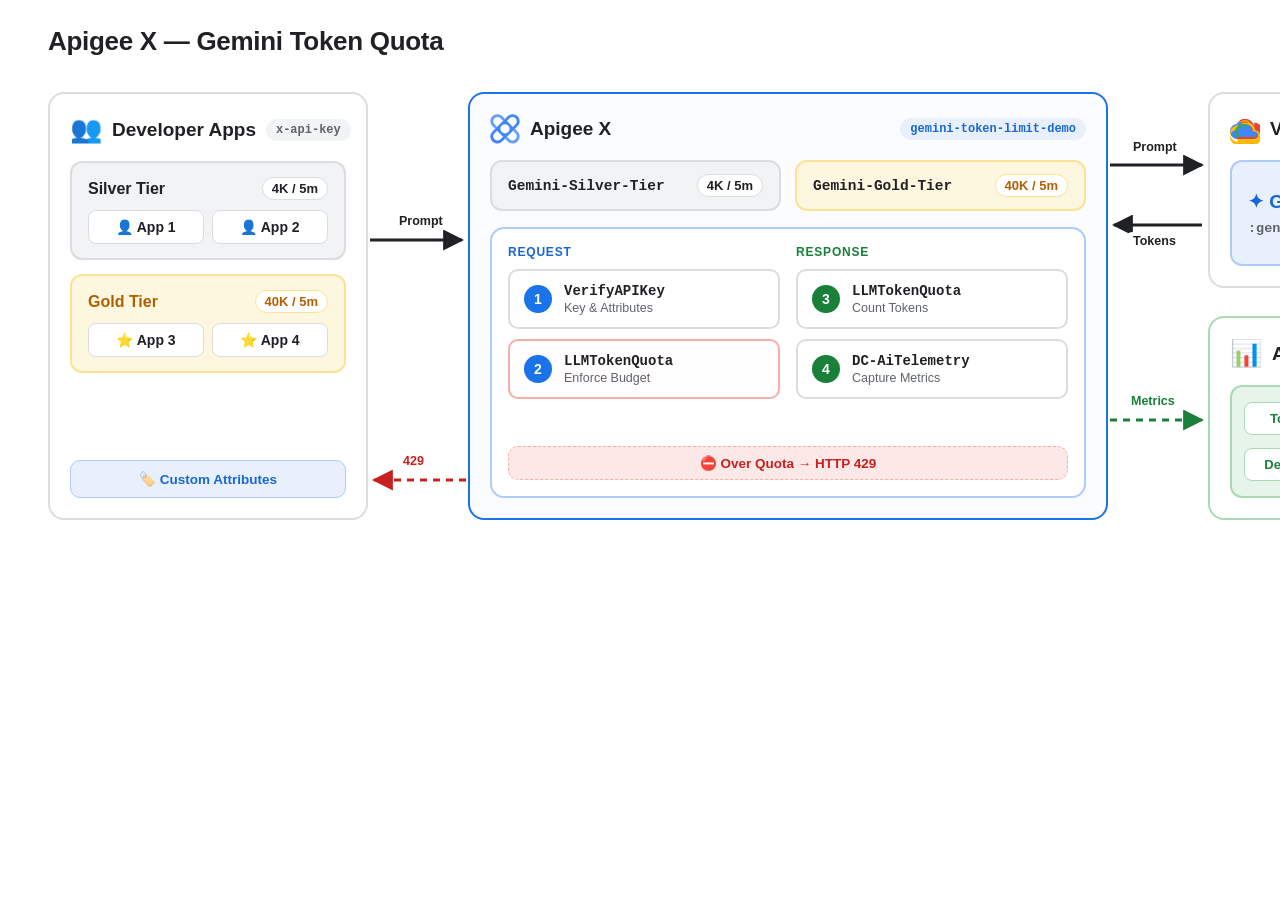
<file: docs/diagram/architecture.html>
<!DOCTYPE html>
<!--
  Source for docs/images/architecture.png
  Render (from repo root):
    "/Applications/Google Chrome.app/Contents/MacOS/Google Chrome" --headless=new --hide-scrollbars \
      --force-device-scale-factor=2 --window-size=1600,560 \
      --screenshot=docs/images/architecture.png docs/diagram/architecture.html
-->
<html lang="en">
<head>
<meta charset="UTF-8">
<style>
  :root {
    --blue: #1A73E8; --blue-700: #1967D2; --blue-50: #E8F0FE; --blue-200: #AECBFA;
    --gray-900: #202124; --gray-700: #5F6368; --gray-300: #DADCE0; --gray-100: #F1F3F4;
    --green: #188038; --green-50: #E6F4EA; --green-200: #A8DAB5;
    --red: #C5221F; --red-50: #FCE8E6; --red-200: #F6AEA9;
    --yellow-50: #FEF7E0; --yellow-200: #FDE293; --amber: #B06000;
  }
  * { box-sizing: border-box; margin: 0; padding: 0; }
  html, body { width: 1600px; height: 560px; background: #fff; overflow: hidden; }
  body {
    font-family: 'Google Sans', 'Plus Jakarta Sans', -apple-system, 'Segoe UI', Roboto, Helvetica, Arial, sans-serif;
    color: var(--gray-900);
    position: relative;
  }
  code, .mono { font-family: 'JetBrains Mono', 'Roboto Mono', Menlo, monospace; }

  .title { position: absolute; left: 48px; top: 26px; display: flex; align-items: baseline; gap: 14px; }
  .title h1 { font-size: 26px; font-weight: 700; letter-spacing: -0.3px; }

  .panel {
    position: absolute;
    border: 2px solid var(--gray-300);
    border-radius: 16px;
    background: #fff;
    padding: 20px;
  }
  .panel-head { display: flex; align-items: center; gap: 10px; margin-bottom: 16px; white-space: nowrap; }
  .panel-head img { width: 30px; height: 30px; flex-shrink: 0; }
  .panel-head h2 { font-size: 19px; font-weight: 700; white-space: nowrap; }
  .pill {
    margin-left: auto;
    font-size: 12px;
    font-weight: 600;
    padding: 4px 10px;
    border-radius: 999px;
    background: var(--gray-100);
    color: var(--gray-700);
    white-space: nowrap;
  }

  /* 1. Developer Apps */
  .consumers { left: 48px; top: 92px; width: 320px; height: 428px; display: flex; flex-direction: column; }
  .tier {
    border-radius: 12px;
    padding: 14px 16px;
    margin-bottom: 14px;
    border: 2px solid;
  }
  .tier.silver { background: var(--gray-100); border-color: var(--gray-300); }
  .tier.gold { background: var(--yellow-50); border-color: var(--yellow-200); }
  .tier-head { display: flex; justify-content: space-between; align-items: center; margin-bottom: 10px; }
  .tier-head b { font-size: 16px; }
  .tier.gold .tier-head b { color: var(--amber); }
  .tier-head .quota {
    font-size: 13px; font-weight: 700;
    background: #fff; padding: 3px 9px; border-radius: 999px;
    border: 1px solid var(--gray-300);
  }
  .tier.gold .tier-head .quota { border-color: var(--yellow-200); color: var(--amber); }
  .apps-row { display: flex; gap: 8px; }
  .app {
    flex: 1;
    background: #fff;
    border: 1px solid var(--gray-300);
    border-radius: 8px;
    padding: 8px 10px;
    font-size: 14px;
    font-weight: 600;
    display: flex;
    align-items: center;
    justify-content: center;
    gap: 6px;
  }
  .attr-bar {
    margin-top: auto;
    background: var(--blue-50);
    border: 1.5px solid var(--blue-200);
    color: var(--blue-700);
    border-radius: 10px;
    padding: 10px 12px;
    font-size: 13.5px;
    font-weight: 600;
    text-align: center;
  }

  /* 2. Apigee X */
  .apigee {
    left: 468px; top: 92px; width: 640px; height: 428px;
    border-color: var(--blue);
    background: #FAFCFF;
    display: flex;
    flex-direction: column;
  }
  .apigee .pill { background: var(--blue-50); color: var(--blue-700); }

  .products { display: flex; gap: 14px; margin-bottom: 16px; }
  .product {
    flex: 1;
    border-radius: 12px;
    padding: 12px 16px;
    border: 2px solid;
    display: flex;
    align-items: center;
    justify-content: space-between;
  }
  .product.silver { background: var(--gray-100); border-color: var(--gray-300); }
  .product.gold { background: var(--yellow-50); border-color: var(--yellow-200); }
  .product .name { font-size: 14.5px; font-weight: 700; }
  .product .q {
    font-size: 13px; font-weight: 700;
    background: #fff; padding: 3px 9px; border-radius: 999px;
    border: 1px solid var(--gray-300);
  }
  .product.gold .q { border-color: var(--yellow-200); color: var(--amber); }

  .proxy {
    flex: 1;
    border: 2px solid var(--blue-200);
    border-radius: 14px;
    background: #fff;
    padding: 16px;
    display: flex;
    flex-direction: column;
    justify-content: space-between;
  }
  .lanes { display: flex; gap: 16px; }
  .lane { flex: 1; }
  .lane-label {
    font-size: 12px; font-weight: 700; letter-spacing: .8px;
    text-transform: uppercase; margin-bottom: 10px;
  }
  .lane.req .lane-label { color: var(--blue-700); }
  .lane.res .lane-label { color: var(--green); }

  .step {
    display: flex; gap: 12px; align-items: center;
    border: 2px solid var(--gray-300);
    border-radius: 10px;
    padding: 12px 14px;
    margin-bottom: 10px;
    background: #fff;
  }
  .step:last-child { margin-bottom: 0; }
  .num {
    flex-shrink: 0;
    width: 28px; height: 28px; border-radius: 50%;
    color: #fff; font-size: 14px; font-weight: 700;
    display: flex; align-items: center; justify-content: center;
  }
  .lane.req .num { background: var(--blue); }
  .lane.res .num { background: var(--green); }
  .step .p { font-size: 14px; font-weight: 700; }
  .step .d { font-size: 12.5px; color: var(--gray-700); font-weight: 500; margin-top: 2px; }
  .lane.req .step.enforce { border-color: var(--red-200); background: #FFFDFD; }

  .fault {
    display: flex; align-items: center; justify-content: center; gap: 8px;
    background: var(--red-50);
    border: 1.5px dashed var(--red-200);
    border-radius: 10px;
    padding: 8px 12px;
    font-size: 13.5px;
    color: var(--red);
    font-weight: 700;
  }

  /* 3. Vertex AI */
  .vertex { left: 1208px; top: 92px; width: 344px; height: 196px; display: flex; flex-direction: column; }
  .model {
    flex: 1;
    background: var(--blue-50);
    border: 2px solid var(--blue-200);
    border-radius: 12px;
    padding: 16px;
    display: flex;
    flex-direction: column;
    justify-content: center;
    gap: 8px;
  }
  .model .m { font-size: 19px; font-weight: 700; color: var(--blue-700); }
  .model .e { font-size: 13.5px; color: var(--gray-700); font-weight: 600; }

  /* 4. Analytics */
  .analytics {
    left: 1208px; top: 316px; width: 344px; height: 204px;
    border-color: var(--green-200);
    display: flex; flex-direction: column;
  }
  .dims {
    flex: 1;
    background: var(--green-50);
    border: 2px solid var(--green-200);
    border-radius: 12px;
    padding: 12px;
    display: grid;
    grid-template-columns: 1fr 1fr;
    gap: 8px;
    align-items: center;
  }
  .dim {
    font-size: 13px;
    background: #fff;
    color: var(--green);
    border: 1.5px solid var(--green-200);
    border-radius: 8px;
    padding: 8px 6px;
    font-weight: 700;
    text-align: center;
    white-space: nowrap;
  }

  /* Arrows */
  svg.arrows { position: absolute; inset: 0; width: 1600px; height: 560px; pointer-events: none; }
  .alabel {
    position: absolute;
    font-size: 12.5px;
    font-weight: 700;
    background: #fff;
    padding: 2px 7px;
    border-radius: 6px;
  }
</style>
</head>
<body>

<div class="title">
  <h1>Apigee X — Gemini Token Quota</h1>
</div>

<!-- 1. Developer Apps -->
<div class="panel consumers">
  <div class="panel-head">
    <span style="font-size:26px">👥</span>
    <h2>Developer Apps</h2>
    <span class="pill mono">x-api-key</span>
  </div>

  <div class="tier silver">
    <div class="tier-head"><b>Silver Tier</b><span class="quota">4K / 5m</span></div>
    <div class="apps-row">
      <div class="app">👤 App 1</div>
      <div class="app">👤 App 2</div>
    </div>
  </div>

  <div class="tier gold">
    <div class="tier-head"><b>Gold Tier</b><span class="quota">40K / 5m</span></div>
    <div class="apps-row">
      <div class="app">⭐ App 3</div>
      <div class="app">⭐ App 4</div>
    </div>
  </div>

  <div class="attr-bar">🏷️ Custom Attributes</div>
</div>

<!-- 2. Apigee X -->
<div class="panel apigee">
  <div class="panel-head">
    <img src="../../web-ui/static/assets/apigee-logo.svg" alt="">
    <h2>Apigee X</h2>
    <span class="pill mono">gemini-token-limit-demo</span>
  </div>

  <div class="products">
    <div class="product silver">
      <span class="name mono">Gemini-Silver-Tier</span>
      <span class="q">4K / 5m</span>
    </div>
    <div class="product gold">
      <span class="name mono">Gemini-Gold-Tier</span>
      <span class="q">40K / 5m</span>
    </div>
  </div>

  <div class="proxy">
    <div class="lanes">
      <div class="lane req">
        <div class="lane-label">Request</div>
        <div class="step">
          <div class="num">1</div>
          <div><div class="p mono">VerifyAPIKey</div><div class="d">Key &amp; Attributes</div></div>
        </div>
        <div class="step enforce">
          <div class="num">2</div>
          <div><div class="p mono">LLMTokenQuota</div><div class="d">Enforce Budget</div></div>
        </div>
      </div>
      <div class="lane res">
        <div class="lane-label">Response</div>
        <div class="step">
          <div class="num">3</div>
          <div><div class="p mono">LLMTokenQuota</div><div class="d">Count Tokens</div></div>
        </div>
        <div class="step">
          <div class="num">4</div>
          <div><div class="p mono">DC-AiTelemetry</div><div class="d">Capture Metrics</div></div>
        </div>
      </div>
    </div>
    <div class="fault">⛔ Over Quota → HTTP 429</div>
  </div>
</div>

<!-- 3. Vertex AI -->
<div class="panel vertex">
  <div class="panel-head">
    <img src="../../web-ui/static/assets/gcp-logo.svg" alt="">
    <h2>Vertex AI</h2>
    <span class="pill mono">global</span>
  </div>
  <div class="model">
    <div class="m">✦ Gemini 3.5 Flash Lite</div>
    <div class="e mono">:generateContent</div>
  </div>
</div>

<!-- 4. Analytics -->
<div class="panel analytics">
  <div class="panel-head">
    <span style="font-size:26px">📊</span>
    <h2>Apigee Analytics</h2>
  </div>
  <div class="dims">
    <span class="dim">Token Usage</span>
    <span class="dim">API Product</span>
    <span class="dim">Developer App</span>
    <span class="dim">Custom Attributes</span>
  </div>
</div>

<!-- Arrows -->
<svg class="arrows" viewBox="0 0 1600 560">
  <defs>
    <marker id="ah" viewBox="0 0 10 10" refX="9" refY="5" markerWidth="7" markerHeight="7" orient="auto"><path d="M0,0 L10,5 L0,10 z" fill="#202124"/></marker>
    <marker id="ahr" viewBox="0 0 10 10" refX="9" refY="5" markerWidth="7" markerHeight="7" orient="auto"><path d="M0,0 L10,5 L0,10 z" fill="#C5221F"/></marker>
    <marker id="ahg" viewBox="0 0 10 10" refX="9" refY="5" markerWidth="7" markerHeight="7" orient="auto"><path d="M0,0 L10,5 L0,10 z" fill="#188038"/></marker>
  </defs>
  <!-- App -> Apigee -->
  <line x1="370" y1="240" x2="462" y2="240" stroke="#202124" stroke-width="3" marker-end="url(#ah)"/>
  <!-- 429 back to app -->
  <line x1="466" y1="480" x2="374" y2="480" stroke="#C5221F" stroke-width="3" stroke-dasharray="7 6" marker-end="url(#ahr)"/>
  <!-- Apigee -> Vertex -->
  <line x1="1110" y1="165" x2="1202" y2="165" stroke="#202124" stroke-width="3" marker-end="url(#ah)"/>
  <!-- Vertex -> Apigee -->
  <line x1="1202" y1="225" x2="1114" y2="225" stroke="#202124" stroke-width="3" marker-end="url(#ah)"/>
  <!-- Apigee -> Analytics -->
  <line x1="1110" y1="420" x2="1202" y2="420" stroke="#188038" stroke-width="3" stroke-dasharray="7 6" marker-end="url(#ahg)"/>
</svg>
<div class="alabel" style="left:392px; top:212px">Prompt</div>
<div class="alabel" style="left:396px; top:452px; color:#C5221F">429</div>
<div class="alabel" style="left:1126px; top:138px">Prompt</div>
<div class="alabel" style="left:1126px; top:232px">Tokens</div>
<div class="alabel" style="left:1124px; top:392px; color:#188038">Metrics</div>

</body>
</html>
</file>
